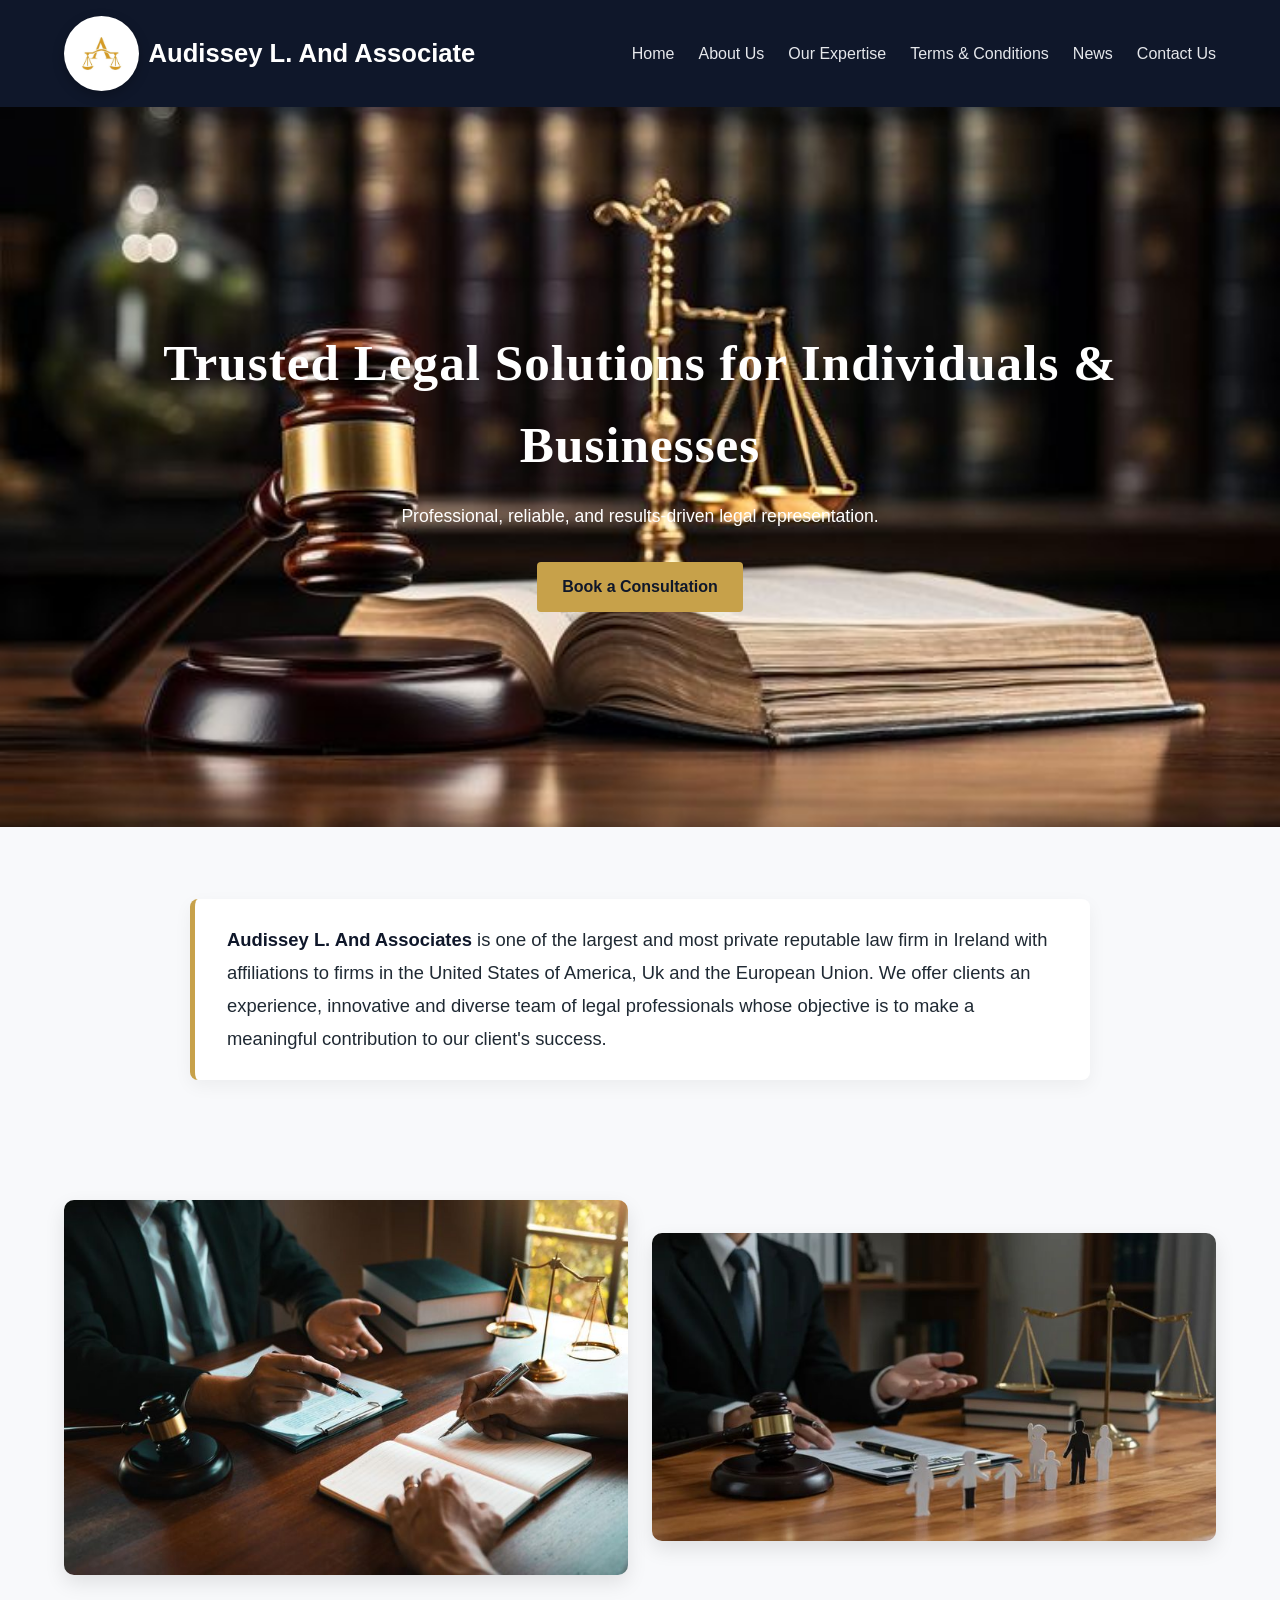
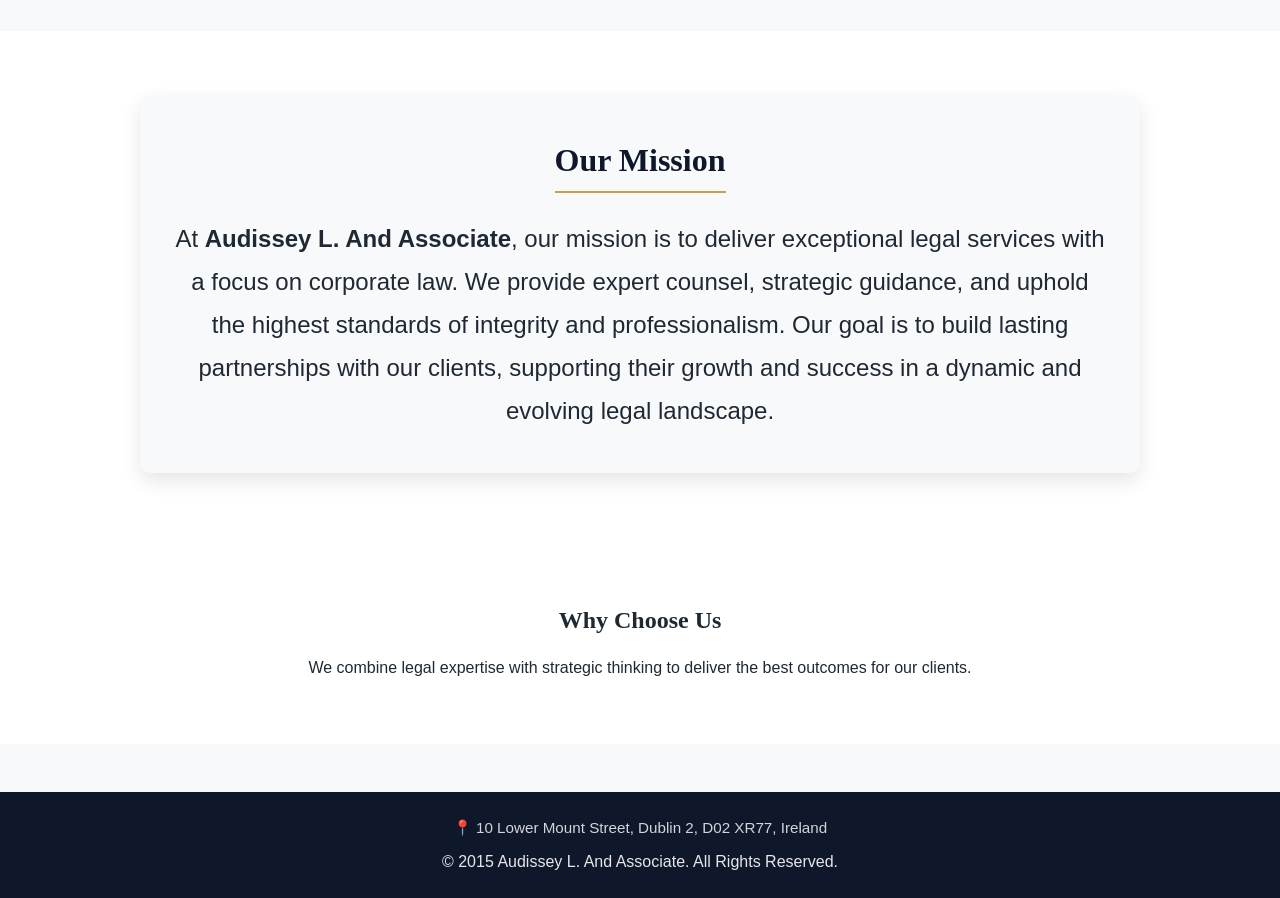
<file: index.html>
<!DOCTYPE html>
<html lang="en">
<head>
  <meta charset="UTF-8" />
  <meta name="viewport" content="width=device-width, initial-scale=1.0" />
  <title>Audissey L. And Associate | Law Firm</title>

  <!-- CSS -->
  <link rel="stylesheet" href="assets/css/style.css" />
</head>
<body>

 <!-- NAVBAR -->
<header class="navbar">
  <div class="container">

    <a href="index.html" class="logo">
      <img src="assets/images/logo.jfif" alt="Audissey L. And Associate Logo">
      <span>Audissey L. And Associate</span>
    </a>

    <button class="menu-toggle" aria-label="Toggle Menu">☰</button>

    <nav>
      <ul class="nav-links">
        <li><a href="index.html" class="active">Home</a></li>
        <li><a href="about.html">About Us</a></li>
        <li><a href="expertise.html">Our Expertise</a></li>
        <li><a href="terms.html">Terms & Conditions</a></li>
        <li><a href="news.html">News</a></li>
        <li><a href="contact.html">Contact Us</a></li>
      </ul>
    </nav>

  </div>
</header>


 <!-- HERO SECTION -->
<section class="hero">
  <div class="container">
    <h2>Trusted Legal Solutions for Individuals & Businesses</h2>
    <p class="about-text">
      Professional, reliable, and results‑driven legal representation.
    </p>
 <a href="contact.html" class="btn">Book a Consultation</a>
  </div>
  </div>
</section>

<!-- ABOUT INFO SECTION -->
<section class="about-info">
  <div class="container">
    <p>
      <strong>Audissey L. And Associates</strong> is one of the largest and most private reputable law firm in Ireland with affiliations to firms in the United States of America, Uk and the European Union.
      We offer clients an experience, innovative and diverse team of legal professionals whose objective is to make a meaningful contribution to our client's success.
    </p>
  </div>
</section>

<!-- IMAGES SECTION -->
<section class="about-images">
  <div class="container about-images-grid">
    <div class="image-card">
      <img src="assets/images/home1.jfif" alt="Office or Law Concept 1" />
    </div>
    <div class="image-card">
      <img src="assets/images/home2.jfif" alt="Office or Law Concept 2" />
    </div>
  </div>
</section>

<!-- OUR MISSION CARD -->
<section class="mission-section">
  <div class="container">
    <div class="mission-card">
      <h3>Our Mission</h3>
      <p>
        At <strong>Audissey L. And Associate</strong>, our mission is to deliver exceptional legal services with a focus on corporate law. We provide expert counsel, strategic guidance, and uphold the highest standards of integrity and professionalism. Our goal is to build lasting partnerships with our clients, supporting their growth and success in a dynamic and evolving legal landscape.
      </p>
    </div>
  </div>
</section>


  <!-- WHY CHOOSE US -->
  <section class="why-us">
    <div class="container">
      <h2>Why Choose Us</h2>
      <p>We combine legal expertise with strategic thinking to deliver the best outcomes for our clients.</p>
    </div>
  </section>

  <!-- FOOTER -->
  <footer class="footer">
  <p>
    📍 10 Lower Mount Street, Dublin 2, D02 XR77, Ireland
  </p>
  <p>&copy; 2015 Audissey L. And Associate. All Rights Reserved.</p>
</footer>

  <!-- JS -->
  <script src="assets/js/main.js"></script>
</body>
</html>
</file>
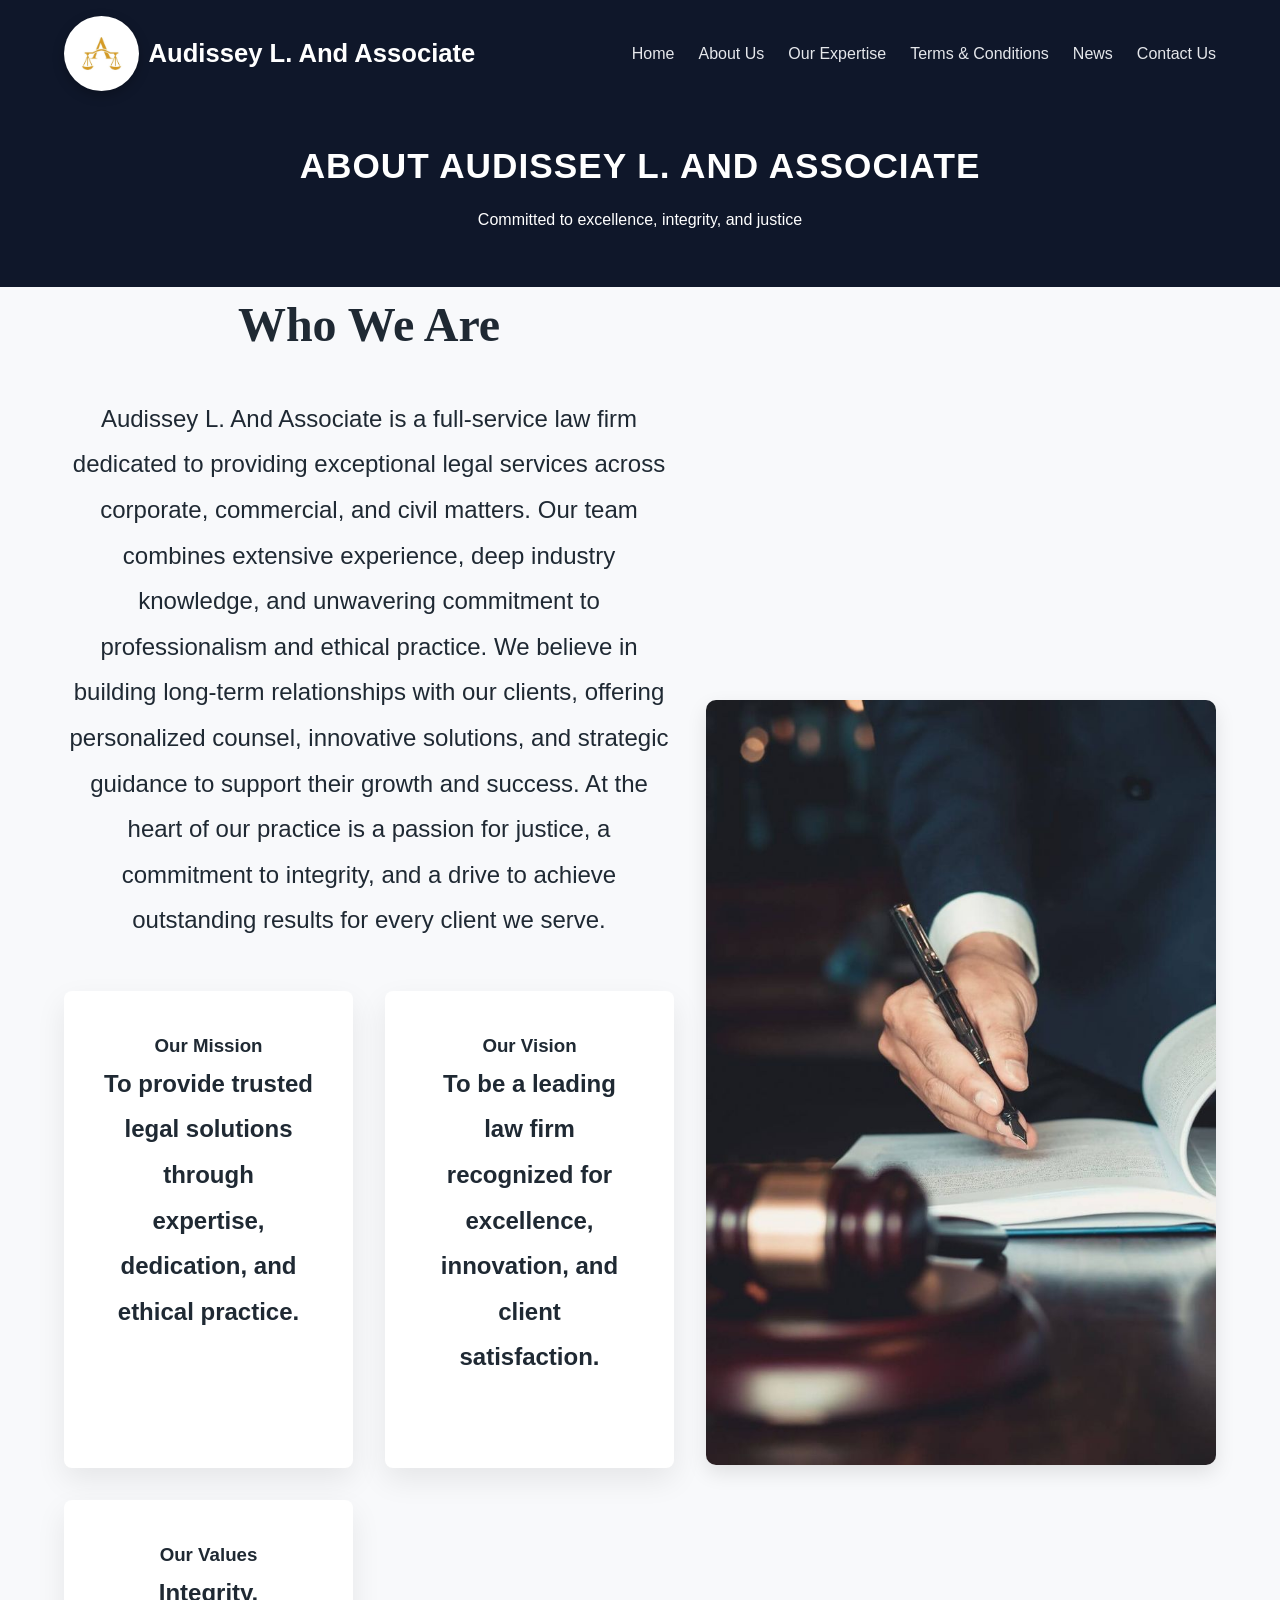
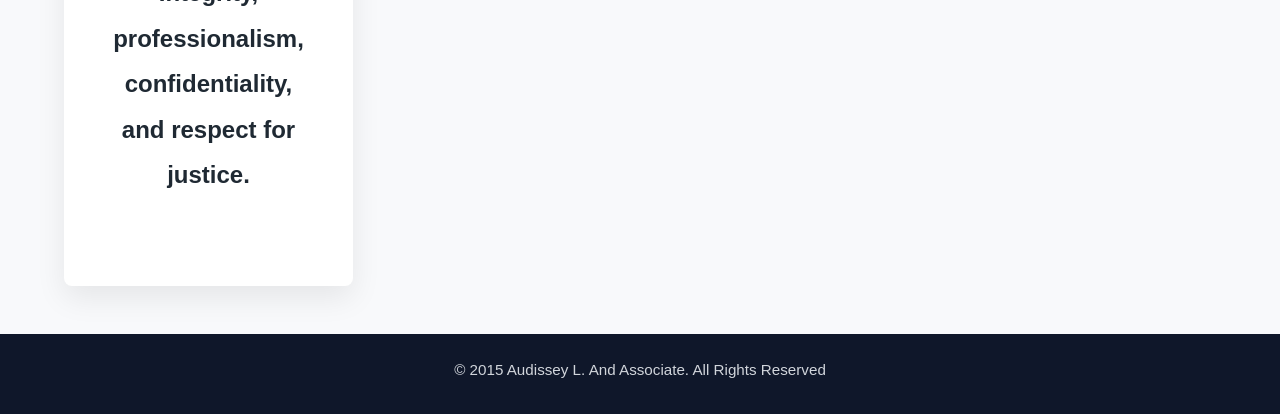
<file: about.html>
<!DOCTYPE html>
<html lang="en">
<head>
  <meta charset="UTF-8" />
  <meta name="viewport" content="width=device-width, initial-scale=1.0" />
  <title>About Us | Audissey L. And Associate</title>

  <!-- CSS -->
  <link rel="stylesheet" href="assets/css/style.css" />
</head>
<body>

  <!-- NAVBAR -->
  <header class="navbar">
    <div class="container">
       <a href="index.html" class="logo">
  <img src="assets/images/logo.jfif" alt="Audissey L. And Associate Logo">
  <span>Audissey L. And Associate</span>
</a>
<button class="menu-toggle" aria-label="Toggle Menu">☰</button>
      <nav>
        <ul class="nav-links">
          <li><a href="index.html">Home</a></li>
          <li><a href="about.html" class="active">About Us</a></li>
          <li><a href="expertise.html">Our Expertise</a></li>
          <li><a href="terms.html">Terms & Conditions</a></li>
          <li><a href="news.html">News</a></li>
          <li><a href="contact.html">Contact Us</a></li>
        </ul>
      </nav>
    </div>
  </header>

  <!-- HERO SECTION -->
  <section class="about-hero">
    <div class="container">
      <h2>ABOUT AUDISSEY L. AND ASSOCIATE</h2>
      <p>Committed to excellence, integrity, and justice</p>
    </div>
  </section>

  <!-- ABOUT CONTENT WITH IMAGE -->
<section class="about-section">
  <div class="about-grid container">
    <!-- Text -->
    <div class="about-text">
      <h2>Who We Are</h2>
      <p>
        Audissey L. And Associate is a full-service law firm dedicated to providing exceptional legal services across corporate, commercial, and civil matters. 
        Our team combines extensive experience, deep industry knowledge, and unwavering commitment to professionalism and ethical practice. 
        We believe in building long-term relationships with our clients, offering personalized counsel, innovative solutions, and strategic guidance to support their growth and success. 
        At the heart of our practice is a passion for justice, a commitment to integrity, and a drive to achieve outstanding results for every client we serve.
      </p>

      <div class="practice-grid">
        <div class="card">
          <h3>Our Mission</h3>
          <p>To provide trusted legal solutions through expertise, dedication, and ethical practice.</p>
        </div>

        <div class="card">
          <h3>Our Vision</h3>
          <p>To be a leading law firm recognized for excellence, innovation, and client satisfaction.</p>
        </div>

        <div class="card">
          <h3>Our Values</h3>
          <p>Integrity, professionalism, confidentiality, and respect for justice.</p>
        </div>
      </div>
    </div>

    <!-- Image -->
    <div class="about-image">
      <img src="assets/images/about1.jfif" alt="Audissey L. And Associate Team">
    </div>
  </div>
</section>


  <!-- FOOTER -->
  <footer class="footer">
    <p>&copy; 2015 Audissey L. And Associate. All Rights Reserved</p>
  </footer>

  <!-- JS -->
  <script src="assets/js/main.js"></script>
</body>
</html>
</file>
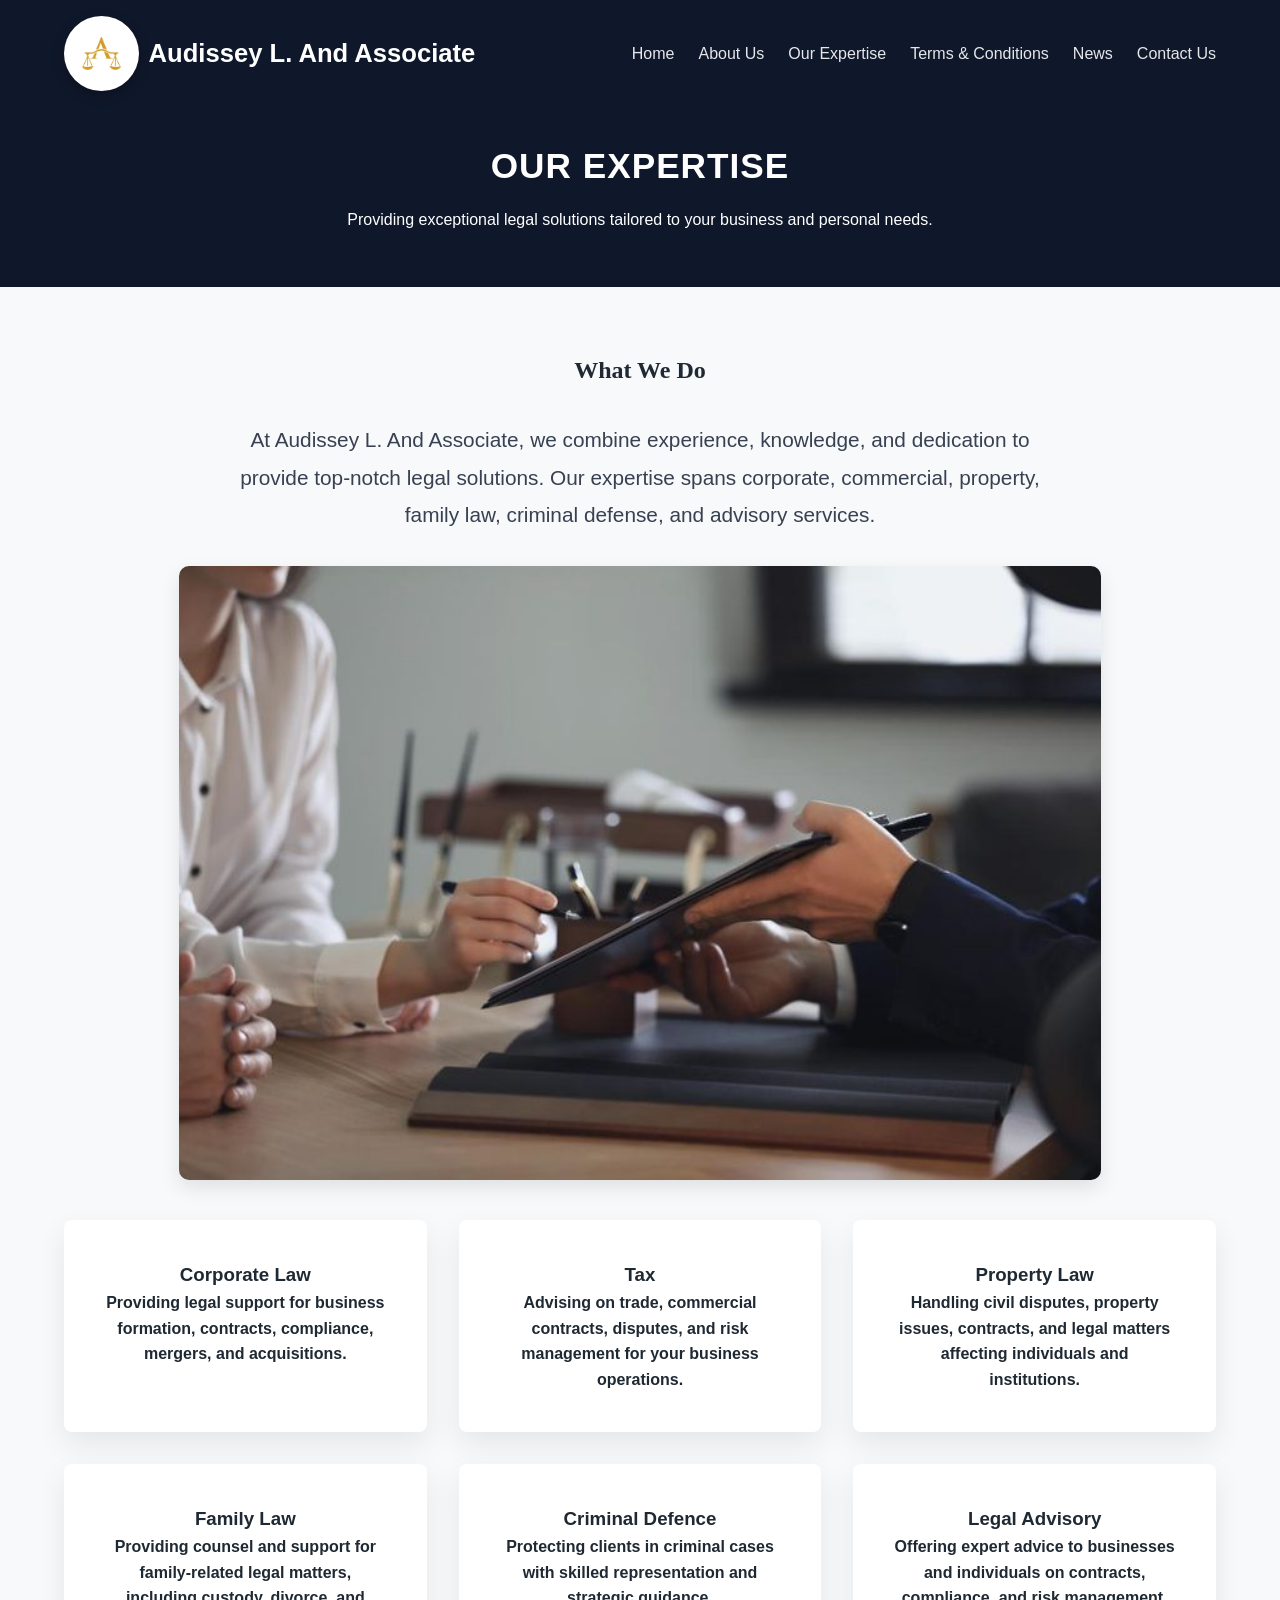
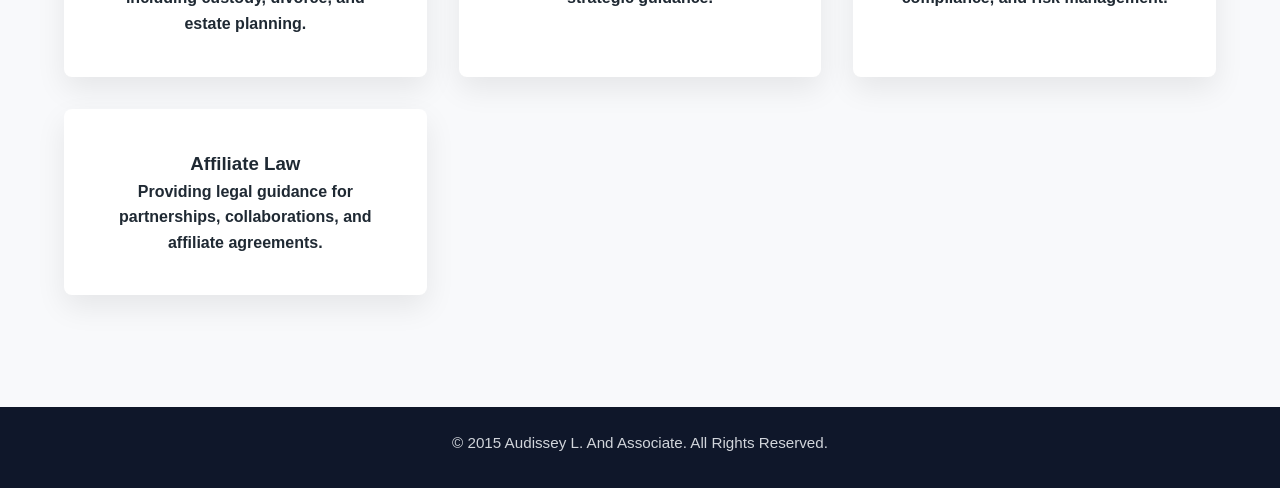
<file: expertise.html>
<!DOCTYPE html>
<html lang="en">
<head>
  <meta charset="UTF-8" />
  <meta name="viewport" content="width=device-width, initial-scale=1.0" />
  <title>OUR EXPERTISE | Audissey L. And Associate</title>
  <link rel="stylesheet" href="assets/css/style.css" />
</head>
<body>

  <!-- NAVBAR -->
  <header class="navbar">
    <div class="container">
       <a href="index.html" class="logo">
  <img src="assets/images/logo.jfif" alt="Audissey L. And Associate Logo">
  <span>Audissey L. And Associate</span>
</a>
<button class="menu-toggle" aria-label="Toggle Menu">☰</button>
      <nav>
        <ul class="nav-links">
          <li><a href="index.html">Home</a></li>
          <li><a href="about.html">About Us</a></li>
          <li><a href="expertise.html" class="active">Our Expertise</a></li>
         <li><a href="terms.html">Terms & Conditions</a></li>
          <li><a href="news.html">News</a></li>
          <li><a href="contact.html">Contact Us</a></li>
        </ul>
      </nav>
    </div>
  </header>

  <!-- HERO SECTION – NO IMAGE -->
  <section class="about-hero">
    <div class="container">
      <h2>OUR EXPERTISE</h2>
      <p>Providing exceptional legal solutions tailored to your business and personal needs.</p>
    </div>
  </section>

  <!-- EXPERTISE CONTENT -->
  <section class="practice">
    <div class="container">
      
      <!-- Section Heading -->
      <h2>What We Do</h2>
      <p class="practice-subtitle">
        At Audissey L. And Associate, we combine experience, knowledge, and dedication to provide top-notch legal solutions. 
        Our expertise spans corporate, commercial, property, family law, criminal defense, and advisory services.
      </p>

      <!-- Banner Image Above Cards -->
      <div class="practice-banner">
        <img src="assets/images/purpose.jfif" alt="Our Expertise">
      </div>

      <!-- Cards Grid -->
      <div class="practice-grid">
        <div class="card">
          <h3>Corporate Law</h3>
          <p>Providing legal support for business formation, contracts, compliance, mergers, and acquisitions.</p>
        </div>

        <div class="card">
          <h3>Tax</h3>
          <p>Advising on trade, commercial contracts, disputes, and risk management for your business operations.</p>
        </div>

        <div class="card">
          <h3>Property Law</h3>
          <p>Handling civil disputes, property issues, contracts, and legal matters affecting individuals and institutions.</p>
        </div>

        <div class="card">
          <h3>Family Law</h3>
          <p>Providing counsel and support for family-related legal matters, including custody, divorce, and estate planning.</p>
        </div>

        <div class="card">
          <h3>Criminal Defence</h3>
          <p>Protecting clients in criminal cases with skilled representation and strategic guidance.</p>
        </div>

        <div class="card">
          <h3>Legal Advisory</h3>
          <p>Offering expert advice to businesses and individuals on contracts, compliance, and risk management.</p>
        </div>

        <div class="card">
          <h3>Affiliate Law</h3>
          <p>Providing legal guidance for partnerships, collaborations, and affiliate agreements.</p>
        </div>
      </div>
    </div>
  </section>

  <!-- FOOTER -->
  <footer class="footer">
    <p>&copy; 2015 Audissey L. And Associate. All Rights Reserved.</p>
  </footer>
    <!-- JS -->
  <script src="assets/js/main.js"></script>
</body>
</html>
</file>
<file: assets/css/style.css>
/* =========================
   GLOBAL STYLES
========================= */

* {
  margin: 0;
  padding: 0;
  box-sizing: border-box;
}

body {
  font-family: 'Roboto', sans-serif;
  line-height: 1.6;
  color: #1f2933;
  background-color: #f8f9fb;
}

.container {
  width: 90%;
  max-width: 1200px;
  margin: auto;
}
/* =========================
   NAVBAR
========================= */
.navbar {
  background: #0f172a;
  padding: 1rem 0;
}

.logo {
  display: flex;
  align-items: center;
  gap: 0.6rem;
  text-decoration: none;
  color: #ffffff;
  font-size: 1.6rem;
  font-weight: 700;
}

.logo img {
  box-shadow: 0 4px 12px rgba(0,0,0,0.25);
  height: 75px;
  width: 75px;
  border-radius: 50%;
  object-fit: cover;
  background: #ffffff;
  padding: 7px;
}

.logo span {
  white-space: nowrap;
}

.navbar .container {
  display: flex;
  justify-content: space-between;
  align-items: center;
}

.nav-links {
  list-style: none;
  display: flex;
  gap: 1.5rem;
}

.nav-links a {
  color: #e5e7eb;
  text-decoration: none;
  font-weight: 500;
}

.nav-links a:hover {
  color: #c7a14a;
}

/* =========================
   HERO SECTION – HOME
========================= */
.hero {
  min-height: 80vh;
  display: flex;
  align-items: center;
  text-align: center;
  background: url('../images/banner.jpg') center / cover no-repeat;
  color: #ffffff;
}

.hero .container {
  padding-top: 3rem;
  padding-bottom: 3rem;
}

.hero h2 {
  font-family: 'Merriweather', serif;
  font-size: 3.2rem;
  margin-bottom: 1rem;
  letter-spacing: 1px;
}

.hero p {
  font-size: 1.1rem;
  max-width: 750px;
  margin: 0 auto 2rem;
  color: #ffffff;
}

/* =========================
   TERMS HERO – PROFESSIONAL UPGRADE
========================= */
.terms-hero {
  padding: 4rem 0;
  text-align: center;
  background: linear-gradient(rgba(15,23,42,0.8), rgba(15,23,42,0.8)), url('../images/terms-banner.jfif') center/cover no-repeat;
  color: #ffffff;
  display: flex;
  flex-direction: column;
  justify-content: center;
  align-items: center;
  min-height: 35vh;
}

.terms-hero h2 {
  font-size: 2.8rem;
  margin-bottom: 1rem;
  font-family: 'Merriweather', serif;
  letter-spacing: 1px;
}

.terms-hero p {
  font-size: 1.2rem;
  max-width: 700px;
  margin: 0 auto;
  color: #e5e7eb;
  line-height: 1.7;
}

/* =========================
   BUTTONS
========================= */
.btn {
  display: inline-block;
  background: #c7a14a;
  color: #0f172a;
  padding: 0.75rem 1.6rem;
  border-radius: 4px;
  text-decoration: none;
  font-weight: 600;
}

.btn:hover {
  background: #b8923d;
}

/* =========================
   PRACTICE AREAS / CARDS
========================= */
.practice {
  padding: 4rem 0;
}

.practice h2 {
  text-align: center;
  margin-bottom: 2rem;
  font-family: 'Merriweather', serif;
}

.practice-grid {
  display: grid;
  grid-template-columns: repeat(auto-fit, minmax(280px, 1fr));
  gap: 2rem;
}

.card {
  background: #ffffff;
  padding: 2.5rem;
  text-align: center;
  border-radius: 8px;
  box-shadow: 0 12px 30px rgba(0,0,0,0.08);
  font-weight: 600;
  transition: transform 0.3s ease, box-shadow 0.3s ease;
}

.card:hover {
  transform: translateY(-5px);
  box-shadow: 0 16px 35px rgba(0,0,0,0.15);
}

/* =========================
   WHY US
========================= */
.why-us {
  background: #ffffff;
  padding: 4rem 0;
  text-align: center;
}

.why-us h2 {
  margin-bottom: 1rem;
  font-family: 'Merriweather', serif;
}

/* =========================
   FOOTER
========================= */
.footer {
  background: #0f172a;
  color: #e5e7eb;
  text-align: center;
  padding: 1.5rem 0;
  margin-top: 3rem;
}

.footer p:first-child {
  font-size: 0.95rem;
  margin-bottom: 0.5rem;
  color: #d1d5db;
}

/* =========================
   ABOUT HERO – NO IMAGE
========================= */
.about-hero {
  padding: 1.5rem 0;       
  text-align: center;
  background: #0f172a;     
  color: #ffffff;
  display: flex;
  flex-direction: column;
  justify-content: center;
  min-height: 20vh;        
}

.about-hero h2 {
  font-size: 2.2rem;       
  margin-bottom: 0.8rem;
  letter-spacing: 1px;
}

.about-hero p {
  font-size: 1rem;
  max-width: 700px;
  margin: 0 auto 1.5rem;
}

/* =========================
   ABOUT – WHO WE ARE SECTION
========================= */
.about-section h2 {
  font-size: 3rem;
  text-align: center;
  margin-bottom: 2rem;
  font-family: 'Merriweather', serif;
}

.about-section p {
  font-size: 1.5rem;
  max-width: 900px;
  margin: 0 auto 3rem;
  text-align: center;
  line-height: 1.9;
}

/* =========================
   TERMS CONTENT – CARDS
========================= */
.about-info {
  padding: 3rem 1rem;
  background: #f8f9fb;
}

.about-info p {
  max-width: 900px;
  margin: 1.5rem auto;
  font-size: 1.15rem;
  color: #1f2933;
  line-height: 1.8;
  background: #ffffff;
  padding: 1.5rem 2rem;
  border-left: 5px solid #c7a14a;
  border-radius: 8px;
  box-shadow: 0 6px 18px rgba(0,0,0,0.05);
}

.about-info strong {
  color: #0f172a;
  font-weight: 700;
}

/* =========================
   ABOUT IMAGES SECTION
========================= */
.about-images {
  padding: 3rem 0;
  background: #f8f9fb;
}

.about-images-grid {
  display: grid;
  grid-template-columns: repeat(auto-fit, minmax(300px, 1fr));
  gap: 1.5rem;
  align-items: center;
}

.image-card img {
  width: 100%;
  height: auto;
  border-radius: 10px;
  box-shadow: 0 8px 20px rgba(0,0,0,0.1);
  transition: transform 0.3s ease, box-shadow 0.3s ease;
}

.image-card img:hover {
  transform: translateY(-5px);
  box-shadow: 0 12px 25px rgba(0,0,0,0.15);
}

/* =========================
   MISSION CARD
========================= */
.mission-section {
  padding: 4rem 0;
  background: #121111;
  text-align: center;
}

.mission-card {
  max-width: 1000px;
  margin: 0 auto;
  background: #101011;
  padding: 2.5rem 2rem;
  border-radius: 10px;
  box-shadow: 0 8px 20px rgba(0,0,0,0.1);
  transition: transform 0.3s ease, box-shadow 0.3s ease;
}

.mission-card:hover {
  transform: translateY(-5px);
  box-shadow: 0 12px 25px rgba(0,0,0,0.15);
}

.mission-card h3 {
  font-family: 'Merriweather', serif;
  font-size: 2rem;
  color: #0f172a;
  margin-bottom: 1.5rem;
  border-bottom: 2px solid #c7a14a;
  display: inline-block;
  padding-bottom: 0.3rem;
}

.mission-card p {
  font-family: 'Roboto', sans-serif;
  font-size: 1.5rem;
  line-height: 1.8;
  color: #1f2933;
}

/* =========================
   RESPONSIVE
========================= */
@media (max-width: 1024px) {
  .about-section h2 {
    font-size: 2.5rem;
  }
  .about-section p {
    font-size: 1.35rem;
  }
}

@media (max-width: 768px) {
  .nav-links {
    display: none;
  }

  .hero h2 {
    font-size: 2.1rem;
  }

  .hero {
    min-height: 70vh;
  }

  .about-hero {
    min-height: 40vh;
    padding: 1rem 0;
  }

  .about-hero h2 {
    font-size: 1.8rem;
  }

  .about-hero p {
    font-size: 0.95rem;
  }

  .about-section h2 {
    font-size: 2rem;
  }

  .about-section p {
    font-size: 1.1rem;
  }

  .practice-grid {
    grid-template-columns: 1fr;
    gap: 1.5rem;
  }

  .card {
    padding: 1.5rem;
    font-size: 1rem;
  }

  .practice h2 {
    font-size: 2rem;
  }

  .practice-subtitle {
    font-size: 1.1rem;
    margin-bottom: 1.5rem;
  }

  .logo img {
    height: 52px;
    width: 52px;
  }

  .terms-hero h2 {
    font-size: 2rem;
  }

  .terms-hero p {
    font-size: 1rem;
    padding: 0 1rem;
  }

  .about-info p {
    padding: 1rem 1.2rem;
    font-size: 1rem;
  }
}

/* =========================
   OTHER SECTIONS
========================= */
.about-grid {
  display: flex;
  align-items: center;
  gap: 2rem;
  flex-wrap: wrap;
}

.about-text {
  flex: 1 1 500px;
}

.about-image {
  flex: 1 1 400px;
  text-align: center;
}

.about-image img {
  max-width: 100%;
  border-radius: 10px;
  box-shadow: 0 8px 20px rgba(0,0,0,0.1);
}

.practice-banner {
  display: flex;
  justify-content: center;
  margin-bottom: 2.5rem;
}

.practice-banner img {
  width: 80%;
  max-width: 1000px;
  height: auto;
  border-radius: 10px;
  box-shadow: 0 8px 20px rgba(0,0,0,0.1);
  object-fit: cover;
  display: block;
  transition: transform 0.3s ease, box-shadow 0.3s ease;
}

.practice-banner img:hover {
  transform: translateY(-5px);
  box-shadow: 0 12px 25px rgba(0,0,0,0.15);
}

.practice-subtitle {
  text-align: center;
  font-size: 1.3rem;
  color: #374151;
  max-width: 850px;
  margin: 0 auto 2rem;
  line-height: 1.8;
}

/* =========================
   FADE-IN ON SCROLL
========================= */
.fade-in {
  opacity: 0;
  transform: translateY(30px);
  transition: opacity 0.8s ease-out, transform 0.8s ease-out;
}

.fade-in.visible {
  opacity: 1;
  transform: translateY(0);
}

/* =========================
   TERMS CONTENT WITH IMAGE
========================= */
.about-info-with-image {
  background: #f8f9fb;
  padding: 4rem 0;
}

.about-info-with-image .about-grid {
  display: flex;
  align-items: flex-start;
  gap: 3rem;
  flex-wrap: wrap;
}

.about-info-with-image .about-image {
  flex: 1 1 400px;
  display: flex;
  flex-direction: column;
  gap: 1.5rem; /* space between stacked images */
  text-align: center;
}

.about-info-with-image .about-image img {
  width: 100%;
  border-radius: 12px;
  box-shadow: 0 8px 25px rgba(0,0,0,0.08);
  transition: transform 0.3s ease, box-shadow 0.3s ease;
}

.about-info-with-image .about-image img:hover {
  transform: translateY(-5px);
  box-shadow: 0 12px 35px rgba(0,0,0,0.12);
}

.about-info-with-image .about-text {
  flex: 2 1 550px;
}

.about-info-with-image .about-text p {
  font-size: 1.2rem;
  line-height: 1.8;
  margin-bottom: 1.5rem;
  max-width: 800px;
}

.about-info-with-image .about-text strong {
  color: #0f172a;
  font-weight: 700;
}

/* Responsive adjustments */
@media (max-width: 768px) {
  .about-info-with-image .about-grid {
    flex-direction: column-reverse;
    text-align: center;
    gap: 2rem;
  }

  .about-info-with-image .about-text p {
    font-size: 1rem;
  }

  .about-info-with-image .about-image img {
    max-width: 100%;
  }
}
/* =========================
   NEWS HERO
========================= */
.news-hero {
  min-height: 60vh;
  display: flex;
  align-items: center;
  justify-content: center;
  text-align: center;
  background: linear-gradient(rgba(15,23,42,0.75), rgba(15,23,42,0.75)),
              url('../images/news-banner.jpg') center/cover no-repeat;
  color: #ffffff;
  padding: 4rem 0;
}

.news-hero h2 {
  font-family: 'Merriweather', serif;
  font-size: 2.8rem;
  margin-bottom: 1rem;
  letter-spacing: 1px;
}

.news-hero p.news-text {
  font-size: 1.2rem;
  max-width: 700px;
  margin: 0 auto;
  line-height: 1.7;
  color: #f3f4f6;
}

/* =========================
   NEWS CARDS
========================= */
.news-section .practice-grid {
  display: grid;
  grid-template-columns: repeat(auto-fit, minmax(280px, 1fr));
  gap: 2rem;
}

.news-card {
  background: #ffffff;
  padding: 2rem;
  border-radius: 10px;
  box-shadow: 0 10px 25px rgba(0,0,0,0.08);
  transition: transform 0.3s ease, box-shadow 0.3s ease;
  text-align: left;
}

.news-card h3 {
  font-family: 'Merriweather', serif;
  font-size: 1.8rem;
  margin-bottom: 0.8rem;
  color: #0f172a;
}

.news-card p {
  font-size: 1rem;
  color: #374151;
  line-height: 1.7;
}

.news-card:hover {
  transform: translateY(-7px);
  box-shadow: 0 15px 35px rgba(0,0,0,0.15);
}

/* =========================
   RESPONSIVE
========================= */
@media (max-width: 768px) {
  .news-hero h2 {
    font-size: 2rem;
  }
  .news-hero p.news-text {
    font-size: 1rem;
    padding: 0 1rem;
  }
  .news-card {
    padding: 1.5rem;
  }
  .news-card h3 {
    font-size: 1.5rem;
  }
  .news-card p {
    font-size: 0.95rem;
  }
}

/* =========================
   OPTIONAL: FEATURED NEWS CARD
========================= */
.featured-news {
  grid-column: 1 / -1; /* span full width */
  background: #0f172a;
  color: #ffffff;
  padding: 3rem 2rem;
  border-radius: 12px;
  box-shadow: 0 12px 30px rgba(0,0,0,0.12);
  transition: transform 0.3s ease, box-shadow 0.3s ease;
}

.featured-news h3 {
  font-size: 2rem;
  margin-bottom: 1rem;
  color: #f3f4f6;
}

.featured-news p {
  font-size: 1.1rem;
  line-height: 1.8;
  color: #d1d5db;
}

.featured-news:hover {
  transform: translateY(-7px);
  box-shadow: 0 18px 40px rgba(0,0,0,0.18);
}

/* =========================
   NEWS HERO WITH TRANSPARENT IMAGE
========================= */
.news-hero {
  min-height: 60vh;
  display: flex;
  align-items: center;
  justify-content: center;
  text-align: center;
  position: relative;
  padding: 4rem 0;
  color: #ffffff;
  overflow: hidden;
}

/* Background image layer */
.news-hero::before {
  content: '';
  position: absolute;
  top: 0;
  left: 0;
  width: 100%;
  height: 100%;
  background: url('../images/banner2.jpg') center/cover no-repeat;
  opacity: 0.4; /* Adjust transparency here: 0.0 (invisible) to 1.0 (opaque) */
  z-index: 1;
}

/* Text content above image */
.news-hero .container {
  position: relative;
  z-index: 2;
  max-width: 900px;
}

.news-hero h2 {
  font-family: 'Merriweather', serif;
  font-size: 2.8rem;
  margin-bottom: 1rem;
  letter-spacing: 1px;
}

.news-hero p.news-text {
  font-size: 1.2rem;
  line-height: 1.7;
  color: #f3f4f6;
  max-width: 700px;
  margin: 0 auto;
}

/* Responsive */
@media (max-width: 768px) {
  .news-hero h2 {
    font-size: 2rem;
  }
  .news-hero p.news-text {
    font-size: 1rem;
    padding: 0 1rem;
  }
}
/* =========================
   CONTACT HERO
========================= */
.contact-hero {
  padding: 0rem 0;
  text-align: center;
  background: linear-gradient(rgba(15,23,42,0.7), rgba(15,23,42,0.7)), url('../images/contact-banner.jfif') center/cover no-repeat;
  color: #ffffff00;
  display: flex;
  flex-direction: column;
  justify-content: center;
  min-height: 5vh;
}

.contact-hero h2 {
  font-family: 'Merriweather', serif;
  font-size: 2.8rem;
  margin-bottom: 1rem;
  letter-spacing: 1px;
}

.contact-hero p {
  font-size: 1.2rem;
  max-width: 700px;
  margin: 0 auto;
  line-height: 1.7;
  color: #e5e7eb;
}

/* =========================
   CONTACT FORM & DETAILS – POLISH
========================= */

/* Split container polished */
.contact-container {
  display: flex;
  flex-wrap: wrap;
  gap: 2rem;
  justify-content: center;
  align-items: flex-start;
  border-radius: 12px;
  overflow: hidden;
  box-shadow: 0 15px 40px rgba(0,0,0,0.08);
}

/* Form Card */
.contact-form {
  flex: 1 1 400px;
  background: #0a034586;
  padding: 2.5rem 2rem;
  border-radius: 12px;
  box-shadow: 0 10px 30px rgba(0,0,0,0.08);
  display: flex;
  flex-direction: column;
  gap: 1rem;
  transition: transform 0.3s ease, box-shadow 0.3s ease;
}

.contact-form:hover {
  transform: translateY(-3px);
  box-shadow: 0 18px 35px rgba(209, 194, 34, 0.788);
}

.contact-form input,
.contact-form textarea {
  width: 100%;
  padding: 0.9rem 1.2rem;
  border-radius: 8px;
  border: 1px solid #f0d1df00;
  font-size: 1rem;
  outline: none;
  transition: border-color 0.3s ease, box-shadow 0.3s ease;
}

.contact-form input:focus,
.contact-form textarea:focus {
  border-color: #4ac776;
  box-shadow: 0 0 8px rgba(199,161,74,0.3);
}

.contact-form button.btn {
  background: #e9dab793;
  color: #0f172a;
  padding: 0.8rem 2rem;
  font-size: 1.05rem;
  border-radius: 8px;
  font-weight: 600;
  transition: transform 0.3s ease, box-shadow 0.3s ease, background 0.3s ease;
}

.contact-form button.btn:hover {
  transform: translateY(-3px);
  box-shadow: 0 12px 25px rgba(0,0,0,0.15);
  background: #b8923d;
}

/* Details Card */
.contact-details {
  flex: 1 1 300px;
  background: linear-gradient(135deg, #14053cfb, #0b041504);
  color: #ffffff;
  padding: 2.5rem 2rem;
  border-radius: 12px;
  display: flex;
  flex-direction: column;
  justify-content: center;
  gap: 1rem;
}

.contact-details h3 {
  margin-bottom: 1rem;
  color: #ffffff;
  font-family: 'Merriweather', serif;
}

.contact-details p {
  margin-bottom: 0.75rem;
  font-size: 1rem;
}

.contact-details a {
  color: #ffffff;
  text-decoration: none;
  font-weight: 500;
  transition: color 0.3s ease;
}

.contact-details a:hover {
  color: #c7a14a;
}

/* Social Icons Row */
.contact-details .social-icons {
  display: flex;
  gap: 1rem;
  margin-top: 1rem;
}

.contact-details .social-icons a {
  display: inline-block;
}

.contact-details .social-icons img {
  width: 32px;
  height: 32px;
  transition: transform 0.3s ease;
}

.contact-details .social-icons img:hover {
  transform: scale(1.2);
}

/* Responsive adjustments */
@media (max-width: 768px) {
  .contact-container {
    flex-direction: column;
    gap: 2rem;
  }

  .contact-details {
    text-align: center;
  }
}

/* =========================
   CONTACT BANNER IMAGE (beneath hero)
========================= */
.contact-banner {
  width: 100%;
  max-height: 700px; /* adjust height as needed */
  overflow: hidden;
  margin-bottom: 2.5rem;
  border-radius: 12px;
  box-shadow: 0 8px 25px rgba(0,0,0,0.1);
}

.contact-banner img {
  width: 100%;
  height: 100%;
  object-fit: cover;
  display: block;
  transition: transform 0.3s ease;
}

.contact-banner img:hover {
  transform: scale(1.05);
}
/* =========================
   MOBILE FRIENDLY FIXES ONLY
   (ADD TO BOTTOM OF CSS)
========================= */

@media (max-width: 768px) {

  /* Global spacing */
  body {
    font-size: 15px;
  }

  .container {
    width: 92%;
  }

  /* Navbar */
  .navbar {
    padding: 0.8rem 0;
  }

  .logo {
    font-size: 1.2rem;
  }

  .logo img {
    width: 50px;
    height: 50px;
  }

  /* HERO SECTIONS */
  .hero,
  .news-hero,
  .terms-hero,
  .contact-hero {
    min-height: 100vh;
    padding: 3rem 0;
  }

  .hero h2,
  .news-hero h2,
  .terms-hero h2,
  .contact-hero h2 {
    font-size: 1.9rem;
    line-height: 1.3;
  }

  .hero p,
  .news-hero p,
  .terms-hero p,
  .contact-hero p {
    font-size: 1rem;
  }

  /* Practice / cards */
  .practice {
    padding: 3rem 0;
  }

  .card {
    padding: 1.4rem;
    font-size: 0.95rem;
  }

  /* About sections */
  .about-section h2 {
    font-size: 1.9rem;
  }

  .about-section p {
    font-size: 1rem;
    line-height: 1.7;
  }

  .about-grid {
    flex-direction: column;
    gap: 2rem;
  }

  /* Images */
  .practice-banner img,
  .about-image img,
  .image-card img {
    width: 100%;
    max-width: 100%;
  }

  /* Contact page */
  .contact-container {
    flex-direction: column;
    box-shadow: none;
  }

  .contact-form,
  .contact-details {
    padding: 1.5rem;
  }

  .contact-form input,
  .contact-form textarea {
    font-size: 0.95rem;
  }

  .contact-details h3 {
    font-size: 1.4rem;
  }

  .contact-details p {
    font-size: 0.95rem;
  }

  /* Contact banner */
  .contact-banner {
    max-height: 200px;
    margin-bottom: 1.5rem;
  }

  /* Footer */
  .footer {
    padding: 1.2rem 0;
  }

  .footer p {
    font-size: 0.85rem;
  }
}

/* Extra small phones */
@media (max-width: 480px) {
  .hero h2,
  .news-hero h2,
  .terms-hero h2,
  .contact-hero h2 {
    font-size: 1.6rem;
  }

  .hero p,
  .news-hero p,
  .terms-hero p,
  .contact-hero p {
    font-size: 0.95rem;
  }
}


/* =========================
   GLOBAL STYLES
========================= */

* {
  margin: 0;
  padding: 0;
  box-sizing: border-box;
}

body {
  font-family: 'Roboto', sans-serif;
  line-height: 1.6;
  color: #1f2933;
  background-color: #f8f9fb;
}

.container {
  width: 90%;
  max-width: 1200px;
  margin: auto;
}
/* =========================
   NAVBAR
========================= */
.navbar {
  background: #0f172a;
  padding: 1rem 0;
}

.logo {
  display: flex;
  align-items: center;
  gap: 0.6rem;
  text-decoration: none;
  color: #ffffff;
  font-size: 1.6rem;
  font-weight: 700;
}

.logo img {
  box-shadow: 0 4px 12px rgba(0,0,0,0.25);
  height: 75px;
  width: 75px;
  border-radius: 50%;
  object-fit: cover;
  background: #ffffff;
  padding: 7px;
}

.logo span {
  white-space: nowrap;
}

.navbar .container {
  display: flex;
  justify-content: space-between;
  align-items: center;
}

.nav-links {
  list-style: none;
  display: flex;
  gap: 1.5rem;
}

.nav-links a {
  color: #e5e7eb;
  text-decoration: none;
  font-weight: 500;
}

.nav-links a:hover {
  color: #c7a14a;
}

/* =========================
   HERO SECTION – HOME
========================= */
.hero {
  min-height: 80vh;
  display: flex;
  align-items: center;
  text-align: center;
  background: url('../images/banner.jpg') center / cover no-repeat;
  color: #ffffff;
}

.hero .container {
  padding-top: 3rem;
  padding-bottom: 3rem;
}

.hero h2 {
  font-family: 'Merriweather', serif;
  font-size: 3.2rem;
  margin-bottom: 1rem;
  letter-spacing: 1px;
}

.hero p {
  font-size: 1.1rem;
  max-width: 750px;
  margin: 0 auto 2rem;
  color: #ffffff;
}

/* =========================
   TERMS HERO – PROFESSIONAL UPGRADE
========================= */
.terms-hero {
  padding: 4rem 0;
  text-align: center;
  background: linear-gradient(rgb(8, 13, 23), rgba(9, 14, 25, 0.9)), url('../images/terms-banner.jfif') center/cover no-repeat;
  color: #ffffff;
  display: flex;
  flex-direction: column;
  justify-content: center;
  align-items: center;
  min-height: 35vh;
}

.terms-hero h2 {
  font-size: 2.8rem;
  margin-bottom: 1rem;
  font-family: 'Merriweather', serif;
  letter-spacing: 1px;
}

.terms-hero p {
  font-size: 1.2rem;
  max-width: 700px;
  margin: 0 auto;
  color: #e5e7eb;
  line-height: 1.7;
}

/* =========================
   BUTTONS
========================= */
.btn {
  display: inline-block;
  background: #c7a14a;
  color: #0f172a;
  padding: 0.75rem 1.6rem;
  border-radius: 4px;
  text-decoration: none;
  font-weight: 600;
}

.btn:hover {
  background: #b8923d;
}

/* =========================
   PRACTICE AREAS / CARDS
========================= */
.practice {
  padding: 4rem 0;
}

.practice h2 {
  text-align: center;
  margin-bottom: 2rem;
  font-family: 'Merriweather', serif;
}

.practice-grid {
  display: grid;
  grid-template-columns: repeat(auto-fit, minmax(280px, 1fr));
  gap: 2rem;
}

.card {
  background: #ffffff;
  padding: 2.5rem;
  text-align: center;
  border-radius: 8px;
  box-shadow: 0 12px 30px rgba(0,0,0,0.08);
  font-weight: 600;
  transition: transform 0.3s ease, box-shadow 0.3s ease;
}

.card:hover {
  transform: translateY(-5px);
  box-shadow: 0 16px 35px rgba(0,0,0,0.15);
}

/* =========================
   WHY US
========================= */
.why-us {
  background: #ffffff;
  padding: 4rem 0;
  text-align: center;
}

.why-us h2 {
  margin-bottom: 1rem;
  font-family: 'Merriweather', serif;
}

/* =========================
   FOOTER
========================= */
.footer {
  background: #0f172a;
  color: #e5e7eb;
  text-align: center;
  padding: 1.5rem 0;
  margin-top: 3rem;
}

.footer p:first-child {
  font-size: 0.95rem;
  margin-bottom: 0.5rem;
  color: #d1d5db;
}

/* =========================
   ABOUT HERO – NO IMAGE
========================= */
.about-hero {
  padding: 1.5rem 0;       
  text-align: center;
  background: #0f172a;     
  color: #ffffff;
  display: flex;
  flex-direction: column;
  justify-content: center;
  min-height: 20vh;        
}

.about-hero h2 {
  font-size: 2.2rem;       
  margin-bottom: 0.8rem;
  letter-spacing: 1px;
}

.about-hero p {
  font-size: 1rem;
  max-width: 700px;
  margin: 0 auto 1.5rem;
}

/* =========================
   ABOUT – WHO WE ARE SECTION
========================= */
.about-section h2 {
  font-size: 3rem;
  text-align: center;
  margin-bottom: 2rem;
  font-family: 'Merriweather', serif;
}

.about-section p {
  font-size: 1.5rem;
  max-width: 900px;
  margin: 0 auto 3rem;
  text-align: center;
  line-height: 1.9;
}

/* =========================
   TERMS CONTENT – CARDS
========================= */
.about-info {
  padding: 3rem 1rem;
  background: #f8f9fb;
}

.about-info p {
  max-width: 900px;
  margin: 1.5rem auto;
  font-size: 1.15rem;
  color: #1f2933;
  line-height: 1.8;
  background: #ffffff;
  padding: 1.5rem 2rem;
  border-left: 5px solid #c7a14a;
  border-radius: 8px;
  box-shadow: 0 6px 18px rgba(0,0,0,0.05);
}

.about-info strong {
  color: #0f172a;
  font-weight: 700;
}

/* =========================
   ABOUT IMAGES SECTION
========================= */
.about-images {
  padding: 3rem 0;
  background: #f8f9fb;
}

.about-images-grid {
  display: grid;
  grid-template-columns: repeat(auto-fit, minmax(300px, 1fr));
  gap: 1.5rem;
  align-items: center;
}

.image-card img {
  width: 100%;
  height: auto;
  border-radius: 10px;
  box-shadow: 0 8px 20px rgba(0,0,0,0.1);
  transition: transform 0.3s ease, box-shadow 0.3s ease;
}

.image-card img:hover {
  transform: translateY(-5px);
  box-shadow: 0 12px 25px rgba(0,0,0,0.15);
}

/* =========================
   MISSION CARD
========================= */
.mission-section {
  padding: 4rem 0;
  background: #ffffff;
  text-align: center;
}

.mission-card {
  max-width: 1000px;
  margin: 0 auto;
  background: #f8f9fb;
  padding: 2.5rem 2rem;
  border-radius: 10px;
  box-shadow: 0 8px 20px rgba(0,0,0,0.1);
  transition: transform 0.3s ease, box-shadow 0.3s ease;
}

.mission-card:hover {
  transform: translateY(-5px);
  box-shadow: 0 12px 25px rgba(0,0,0,0.15);
}

.mission-card h3 {
  font-family: 'Merriweather', serif;
  font-size: 2rem;
  color: #0f172a;
  margin-bottom: 1.5rem;
  border-bottom: 2px solid #c7a14a;
  display: inline-block;
  padding-bottom: 0.3rem;
}

.mission-card p {
  font-family: 'Roboto', sans-serif;
  font-size: 1.5rem;
  line-height: 1.8;
  color: #1f2933;
}

/* =========================
   RESPONSIVE
========================= */
@media (max-width: 1024px) {
  .about-section h2 {
    font-size: 2.5rem;
  }
  .about-section p {
    font-size: 1.35rem;
  }
}

@media (max-width: 768px) {
  .nav-links {
    display: none;
  }

  .hero h2 {
    font-size: 2.1rem;
  }

  .hero {
    min-height: 70vh;
  }

  .about-hero {
    min-height: 40vh;
    padding: 1rem 0;
  }

  .about-hero h2 {
    font-size: 1.8rem;
  }

  .about-hero p {
    font-size: 0.95rem;
  }

  .about-section h2 {
    font-size: 2rem;
  }

  .about-section p {
    font-size: 1.1rem;
  }

  .practice-grid {
    grid-template-columns: 1fr;
    gap: 1.5rem;
  }

  .card {
    padding: 1.5rem;
    font-size: 1rem;
  }

  .practice h2 {
    font-size: 2rem;
  }

  .practice-subtitle {
    font-size: 1.1rem;
    margin-bottom: 1.5rem;
  }

  .logo img {
    height: 52px;
    width: 52px;
  }

  .terms-hero h2 {
    font-size: 2rem;
  }

  .terms-hero p {
    font-size: 1rem;
    padding: 0 1rem;
  }

  .about-info p {
    padding: 1rem 1.2rem;
    font-size: 1rem;
  }
}

/* =========================
   OTHER SECTIONS
========================= */
.about-grid {
  display: flex;
  align-items: center;
  gap: 2rem;
  flex-wrap: wrap;
}

.about-text {
  flex: 1 1 500px;
}

.about-image {
  flex: 1 1 400px;
  text-align: center;
}

.about-image img {
  max-width: 100%;
  border-radius: 10px;
  box-shadow: 0 8px 20px rgba(0,0,0,0.1);
}

.practice-banner {
  display: flex;
  justify-content: center;
  margin-bottom: 2.5rem;
}

.practice-banner img {
  width: 80%;
  max-width: 1000px;
  height: auto;
  border-radius: 10px;
  box-shadow: 0 8px 20px rgba(0,0,0,0.1);
  object-fit: cover;
  display: block;
  transition: transform 0.3s ease, box-shadow 0.3s ease;
}

.practice-banner img:hover {
  transform: translateY(-5px);
  box-shadow: 0 12px 25px rgba(0,0,0,0.15);
}

.practice-subtitle {
  text-align: center;
  font-size: 1.3rem;
  color: #374151;
  max-width: 850px;
  margin: 0 auto 2rem;
  line-height: 1.8;
}

/* =========================
   FADE-IN ON SCROLL
========================= */
.fade-in {
  opacity: 0;
  transform: translateY(30px);
  transition: opacity 0.8s ease-out, transform 0.8s ease-out;
}

.fade-in.visible {
  opacity: 1;
  transform: translateY(0);
}

/* =========================
   TERMS CONTENT WITH IMAGE
========================= */
.about-info-with-image {
  background: #f8f9fb;
  padding: 4rem 0;
}

.about-info-with-image .about-grid {
  display: flex;
  align-items: flex-start;
  gap: 3rem;
  flex-wrap: wrap;
}

.about-info-with-image .about-image {
  flex: 1 1 400px;
  display: flex;
  flex-direction: column;
  gap: 1.5rem; /* space between stacked images */
  text-align: center;
}

.about-info-with-image .about-image img {
  width: 100%;
  border-radius: 12px;
  box-shadow: 0 8px 25px rgba(0,0,0,0.08);
  transition: transform 0.3s ease, box-shadow 0.3s ease;
}

.about-info-with-image .about-image img:hover {
  transform: translateY(-5px);
  box-shadow: 0 12px 35px rgba(0,0,0,0.12);
}

.about-info-with-image .about-text {
  flex: 2 1 550px;
}

.about-info-with-image .about-text p {
  font-size: 1.2rem;
  line-height: 1.8;
  margin-bottom: 1.5rem;
  max-width: 800px;
}

.about-info-with-image .about-text strong {
  color: #0f172a;
  font-weight: 700;
}

/* Responsive adjustments */
@media (max-width: 768px) {
  .about-info-with-image .about-grid {
    flex-direction: column-reverse;
    text-align: center;
    gap: 2rem;
  }

  .about-info-with-image .about-text p {
    font-size: 1rem;
  }

  .about-info-with-image .about-image img {
    max-width: 100%;
  }
}
/* =========================
   NEWS HERO
========================= */
.news-hero {
  min-height: 60vh;
  display: flex;
  align-items: center;
  justify-content: center;
  text-align: center;
  background: linear-gradient(rgb(11, 17, 31), rgb(15, 23, 42)),
              url('../images/news-banner.jpg') center/cover no-repeat;
  color: #ffffff;
  padding: 4rem 0;
}

.news-hero h2 {
  font-family: 'Merriweather', serif;
  font-size: 2.8rem;
  margin-bottom: 1rem;
  letter-spacing: 1px;
}

.news-hero p.news-text {
  font-size: 1.2rem;
  max-width: 700px;
  margin: 0 auto;
  line-height: 1.7;
  color: #f3f4f6;
}

/* =========================
   NEWS CARDS
========================= */
.news-section .practice-grid {
  display: grid;
  grid-template-columns: repeat(auto-fit, minmax(280px, 1fr));
  gap: 2rem;
}

.news-card {
  background: #ffffff;
  padding: 2rem;
  border-radius: 10px;
  box-shadow: 0 10px 25px rgba(0,0,0,0.08);
  transition: transform 0.3s ease, box-shadow 0.3s ease;
  text-align: left;
}

.news-card h3 {
  font-family: 'Merriweather', serif;
  font-size: 1.8rem;
  margin-bottom: 0.8rem;
  color: #0f172a;
}

.news-card p {
  font-size: 1rem;
  color: #374151;
  line-height: 1.7;
}

.news-card:hover {
  transform: translateY(-7px);
  box-shadow: 0 15px 35px rgba(0,0,0,0.15);
}

/* =========================
   RESPONSIVE
========================= */
@media (max-width: 768px) {
  .news-hero h2 {
    font-size: 2rem;
  }
  .news-hero p.news-text {
    font-size: 1rem;
    padding: 0 1rem;
  }
  .news-card {
    padding: 1.5rem;
  }
  .news-card h3 {
    font-size: 1.5rem;
  }
  .news-card p {
    font-size: 0.95rem;
  }
}

/* =========================
   OPTIONAL: FEATURED NEWS CARD
========================= */
.featured-news {
  grid-column: 1 / -1; /* span full width */
  background: #0f172a;
  color: #ffffff;
  padding: 3rem 2rem;
  border-radius: 12px;
  box-shadow: 0 12px 30px rgba(0,0,0,0.12);
  transition: transform 0.3s ease, box-shadow 0.3s ease;
}

.featured-news h3 {
  font-size: 2rem;
  margin-bottom: 1rem;
  color: #f3f4f6;
}

.featured-news p {
  font-size: 1.1rem;
  line-height: 1.8;
  color: #d1d5db;
}

.featured-news:hover {
  transform: translateY(-7px);
  box-shadow: 0 18px 40px rgba(0,0,0,0.18);
}

/* =========================
   NEWS HERO WITH TRANSPARENT IMAGE
========================= */
.news-hero {
  min-height: 60vh;
  display: flex;
  align-items: center;
  justify-content: center;
  text-align: center;
  position: relative;
  padding: 4rem 0;
  color: #ffffff;
  overflow: hidden;
}

/* Background image layer */
.news-hero::before {
  content: '';
  position: absolute;
  top: 0;
  left: 0;
  width: 100%;
  height: 100%;
  background: url('../images/banner2.jpg') center/cover no-repeat;
  opacity: 0.4; /* Adjust transparency here: 0.0 (invisible) to 1.0 (opaque) */
  z-index: 1;
}

/* Text content above image */
.news-hero .container {
  position: relative;
  z-index: 2;
  max-width: 900px;
}

.news-hero h2 {
  font-family: 'Merriweather', serif;
  font-size: 2.8rem;
  margin-bottom: 1rem;
  letter-spacing: 1px;
}

.news-hero p.news-text {
  font-size: 1.2rem;
  line-height: 1.7;
  color: #f3f4f6;
  max-width: 700px;
  margin: 0 auto;
}

/* Responsive */
@media (max-width: 768px) {
  .news-hero h2 {
    font-size: 2rem;
  }
  .news-hero p.news-text {
    font-size: 1rem;
    padding: 0 1rem;
  }
}
/* =========================
   CONTACT HERO
========================= */
.contact-hero {
  padding: 0rem 0;
  text-align: center;
  background: linear-gradient(rgba(15, 23, 42, 0.96), rgba(15,23,42,0.7)), url('../images/contact-banner.jfif') center/cover no-repeat;
  color: #ebe5e5fe;
   background-color: #0e0530; /* change this as needed */
  display: flex;
  flex-direction: column;
  justify-content: center;
  min-height: 5vh;
}

.contact-hero h2 {
  font-family: 'Merriweather', serif;
  font-size: 2.8rem;
  margin-bottom: 1rem;
  letter-spacing: 1px;
}

.contact-hero p {
  font-size: 1.2rem;
  max-width: 700px;
  margin: 0 auto;
  line-height: 1.7;
  color: #e5e7eb;
}

/* =========================
   CONTACT FORM & DETAILS – POLISH
========================= */

/* Split container polished */
.contact-container {
  display: flex;
  flex-wrap: wrap;
  gap: 2rem;
  justify-content: center;
  align-items: flex-start;
  border-radius: 12px;
  overflow: hidden;
  box-shadow: 0 15px 40px rgba(0,0,0,0.08);
}

/* Form Card */
.contact-form {
  flex: 1 1 400px;
  background: #0a034586;
  padding: 2.5rem 2rem;
  border-radius: 12px;
  box-shadow: 0 10px 30px rgba(0,0,0,0.08);
  display: flex;
  flex-direction: column;
  gap: 1rem;
  transition: transform 0.3s ease, box-shadow 0.3s ease;
}

.contact-form:hover {
  transform: translateY(-3px);
  box-shadow: 0 18px 35px rgba(209, 194, 34, 0.788);
}

.contact-form input,
.contact-form textarea {
  width: 100%;
  padding: 0.9rem 1.2rem;
  border-radius: 8px;
  border: 1px solid #f0d1df;
  font-size: 1rem;
  outline: none;
  transition: border-color 0.3s ease, box-shadow 0.3s ease;
}

.contact-form input:focus,
.contact-form textarea:focus {
  border-color: #badec7;
  box-shadow: 0 0 8px rgba(199,161,74,0.3);
}

.contact-form button.btn {
  background: #e9dab793;
  color: #091124;
  padding: 0.8rem 2rem;
  font-size: 1.05rem;
  border-radius: 8px;
  font-weight: 600;
  transition: transform 0.3s ease, box-shadow 0.3s ease, background 0.3s ease;
}

.contact-form button.btn:hover {
  transform: translateY(-3px);
  box-shadow: 0 12px 25px rgb(0, 0, 0);
  background: #b8923d;
}

/* Details Card */
.contact-details {
  flex: 1 1 300px;
  background: linear-gradient(135deg, #14053cfb, #0b041504);
  color: #f1f3f4;
  padding: 2.5rem 2rem;
  border-radius: 12px;
  display: flex;
  flex-direction: column;
  justify-content: center;
  gap: 1rem;
}

.contact-details h3 {
  margin-bottom: 1rem;
  color: #fffdfd;
  font-family: 'Merriweather', serif;
}

.contact-details p {
  margin-bottom: 0.75rem;
  font-size: 1rem;
}

.contact-details a {
  color: #ffffff;
  text-decoration: none;
  font-weight: 500;
  transition: color 0.3s ease;
}

.contact-details a:hover {
  color: #c7a14a;
}

/* Social Icons Row */
.contact-details .social-icons {
  display: flex;
  gap: 1rem;
  margin-top: 1rem;
}

.contact-details .social-icons a {
  display: inline-block;
}

.contact-details .social-icons img {
  width: 32px;
  height: 32px;
  transition: transform 0.3s ease;
}

.contact-details .social-icons img:hover {
  transform: scale(1.2);
}

/* Responsive adjustments */
@media (max-width: 768px) {
  .contact-container {
    flex-direction: column;
    gap: 2rem;
  }

  .contact-details {
    text-align: center;
  }
}

/* =========================
   CONTACT BANNER IMAGE (beneath hero)
========================= */
.contact-banner {
  width: 100%;
  max-height: 700px; /* adjust height as needed */
  overflow: hidden;
  margin-bottom: 2.5rem;
  border-radius: 12px;
  box-shadow: 0 8px 25px rgba(0,0,0,0.1);
  background-color: #06032d; /* or whatever fits your design */
  padding: 2rem 0;
  text-align: center;
}

.contact-banner img {
  width: 100%;
  height: 100%;
  object-fit: cover;
  display: block;
  transition: transform 0.3s ease;
}

.contact-banner img:hover {
  transform: scale(1.05);
}

/* =========================
   MOBILE FRIENDLY FIXES (CLEAN & FIXED)
========================= */

@media (max-width: 768px) {

  /* Global */
  body {
    font-size: 15px;
  }

  .container {
    width: 92%;
  }

  /* Navbar */
  .navbar {
    padding: 0.8rem 0;
  }

  .logo {
    font-size: 1.2rem;
  }

  .logo img {
    width: 50px;
    height: 50px;
  }

  /* HERO SECTIONS (FULL SCREEN EXCEPT CONTACT) */
  .hero,
  .news-hero,
  .terms-hero {
    min-height: 100vh;
    padding: 3rem 0;
  }

  /* CONTACT HERO — FIXED SIZE */
  .contact-hero {
    min-height: unset;
    padding: 2rem 0;
  }
  .hero h2,
  .news-hero h2,
  .terms-hero h2,
  .contact-hero h2 {
    font-size: 1.9rem;
    line-height: 1.3;
  }

  .hero p,
  .news-hero p,
  .terms-hero p,
  .contact-hero p {
    font-size: 1rem;
  }

  /* Cards */
  .practice {
    padding: 3rem 0;
  }

  .card {
    padding: 1.4rem;
    font-size: 0.95rem;
  }

  /* About */
  .about-section h2 {
    font-size: 1.9rem;
  }

  .about-section p {
    font-size: 1rem;
    line-height: 1.7;
  }

  .about-grid {
    flex-direction: column;
    gap: 2rem;
  }

  /* Images */
  .practice-banner img,
  .about-image img,
  .image-card img {
    width: 100%;
    max-width: 100%;
  }

  /* Contact layout */
  .contact-container {
    flex-direction: column;
    box-shadow: none;
  }

  .contact-form,
  .contact-details {
    padding: 1.5rem;
  }

  /* Contact banner */
  .contact-banner {
    max-height: 200px;
    margin-bottom: 1.5rem;
  }

  /* Footer */
  .footer {
    padding: 1.2rem 0;
  }

  .footer p {
    font-size: 0.85rem;
  }
}

/* Extra small phones */
@media (max-width: 480px) {
  .hero h2,
  .news-hero h2,
  .terms-hero h2,
  .contact-hero h2 {
    font-size: 1.6rem;
  }

  .hero p,
  .news-hero p,
  .terms-hero p,
  .contact-hero p {
    font-size: 0.95rem;
  }
}


/* =========================
   MOBILE MENU TOGGLE (FIXED)
========================= */

.menu-toggle {
  display: none;
  font-size: 2rem;
  background: none;
  border: none;
  color: #ffffff;
  cursor: pointer;
}

@media (max-width: 768px) {
  .menu-toggle {
    display: block;
  }

  .navbar {
    position: relative; /* 🔥 anchor point */
  }

  .nav-links {
    display: none;
    position: absolute;
    top: 100%;           /* 🔥 opens UNDER navbar */
    left: 0;
    width: 100%;
    background: #0f172a;
    flex-direction: column;
    align-items: center;
    gap: 1.5rem;
    padding: 2rem 0;
    z-index: 999;
  }

  .nav-links.show {
    display: flex;
  }

  .nav-links li {
    text-align: center;
  }

  .nav-links a {
    font-size: 1.2rem;
    color: #ffffff;
  }
}


/* CONTACT ICONS ONLY */
.contact-details.icons-only {
  display: flex;
  gap: 30px;
  justify-content: center;
  align-items: center;
  margin-top: 20px;
}

.contact-details.icons-only a {
  width: 140px;
  height: 140px;
  border-radius: 50%;
  background: #111;
  display: flex;
  align-items: center;
  justify-content: center;
  text-decoration: none;
  transition: all 0.3s ease;
}

.contact-details.icons-only i {
  font-size: 90px; /* BIG ICONS */
  color: #fff;
  text-decoration: none;
  transition: transform 0.3s ease, color 0.3s ease;

}

/* Hover effect */
.contact-details.icons-only a:hover {
  background: #b38b2e; /* classy gold */
  transform: translateY(-6px) scale(1.05);
}

/* Mobile friendly */
@media (max-width: 600px) {
  .contact-details.icons-only {
    gap: 18px;
  }

  .contact-details.icons-only a {
    width: 65px;
    height: 65px;
  }

  .contact-details.icons-only i {
    font-size: 28px;
  }
}

/* =========================
   FOOTER CONTACT ICONS
========================= */
.footer-contact {
  display: flex;
  flex-direction: column;
  align-items: center;
  gap: 1.2rem;
}

.footer-icons {
  display: flex;
  gap: 1.8rem;
  justify-content: center;
}

.footer-icons a {
  color: #e5e7eb;
  font-size: 2.4rem; /* BIG icons */
  transition: transform 0.3s ease, color 0.3s ease;
}

.footer-icons a:hover {
  color: #c7a14a;
  transform: translateY(-4px) scale(1.1);
}

/* Mobile */
@media (max-width: 768px) {
  .footer-icons a {
    font-size: 2rem;
  }
}




/* CONTACT ICONS ONLY */
.contact-details.icons-only {
  display: flex;
  gap: 30px;
  justify-content: center;
  align-items: center;
  margin-top: 20px;
}

.contact-details.icons-only a {
  width: 140px;
  height: 140px;
  border-radius: 50%;
  background: #111;
  display: flex;
  align-items: center;
  justify-content: center;
  text-decoration: none;
  transition: all 0.3s ease;
}

.contact-details.icons-only i {
  font-size: 90px; /* BIG ICONS */
  color: #fff;
  text-decoration: none;
  transition: transform 0.3s ease, color 0.3s ease;

}

/* Hover effect */
.contact-details.icons-only a:hover {
  background: #b38b2e; /* classy gold */
  transform: translateY(-6px) scale(1.05);
}

/* Mobile friendly */
@media (max-width: 600px) {
  .contact-details.icons-only {
    gap: 18px;
  }

  .contact-details.icons-only a {
    width: 65px;
    height: 65px;
  }

  .contact-details.icons-only i {
    font-size: 28px;
  }
}

/* =========================
   FOOTER CONTACT ICONS
========================= */
.footer-contact {
  display: flex;
  flex-direction: column;
  align-items: center;
  gap: 1.2rem;
}

.footer-icons {
  display: flex;
  gap: 1.8rem;
  justify-content: center;
}

.footer-icons a {
  color: #e5e7eb;
  font-size: 2.4rem; /* BIG icons */
  transition: transform 0.3s ease, color 0.3s ease;
}

.footer-icons a:hover {
  color: #c7a14a;
  transform: translateY(-4px) scale(1.1);
}

/* Mobile */
@media (max-width: 768px) {
  .footer-icons a {
    font-size: 2rem;
  }
}
/* Expertise / Terms Hero - adjust for mobile */
@media (max-width: 768px) {
  .terms-hero {
    min-height: auto;         /* let content define height */
    padding: 2rem 1rem;       /* smaller padding */
  }

  .terms-hero h2 {
    font-size: 1.8rem;        /* smaller heading */
    margin-bottom: 0.8rem;
  }

  .terms-hero p {
    font-size: 1rem;           /* smaller text */
    max-width: 90%;
    margin: 0 auto;
  }
}

/* Extra small phones */
@media (max-width: 480px) {
  .terms-hero h2 {
    font-size: 1.5rem;
  }

  .terms-hero p {
    font-size: 0.9rem;
  }
}
</file>
